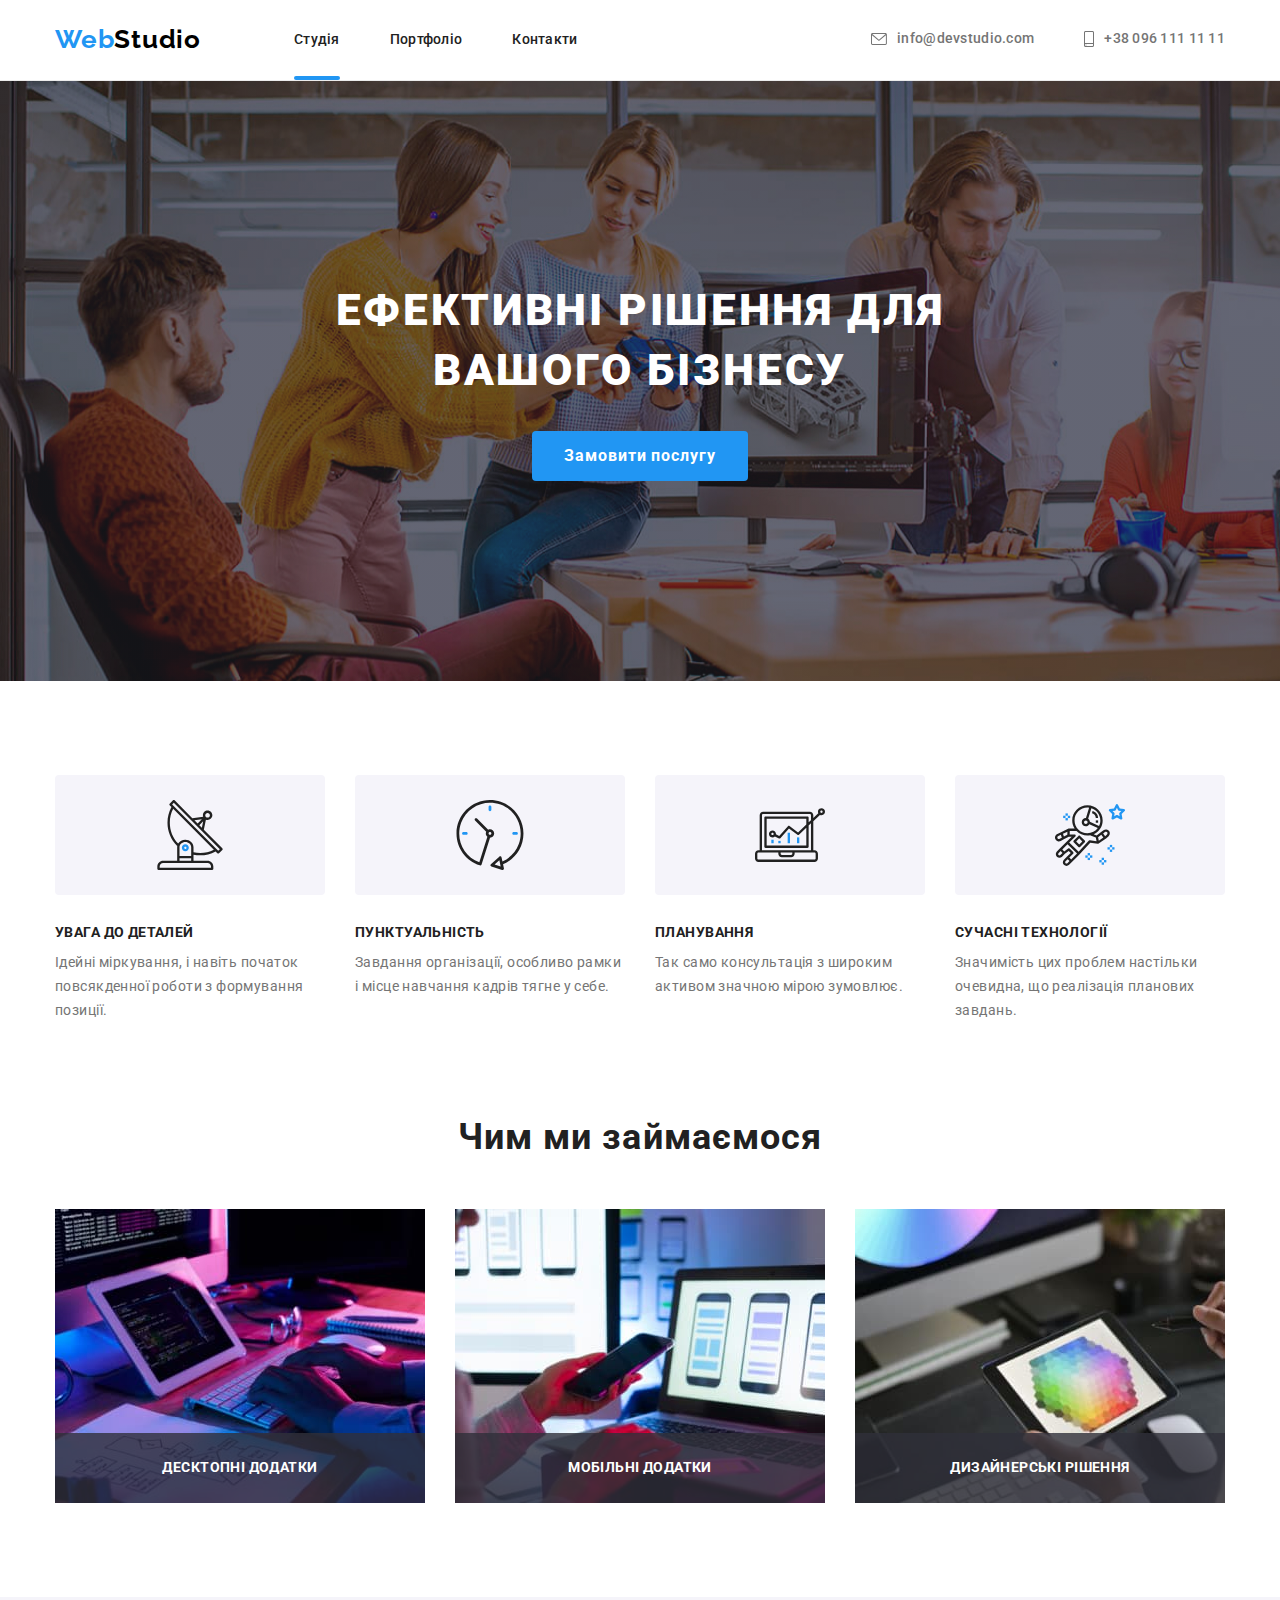
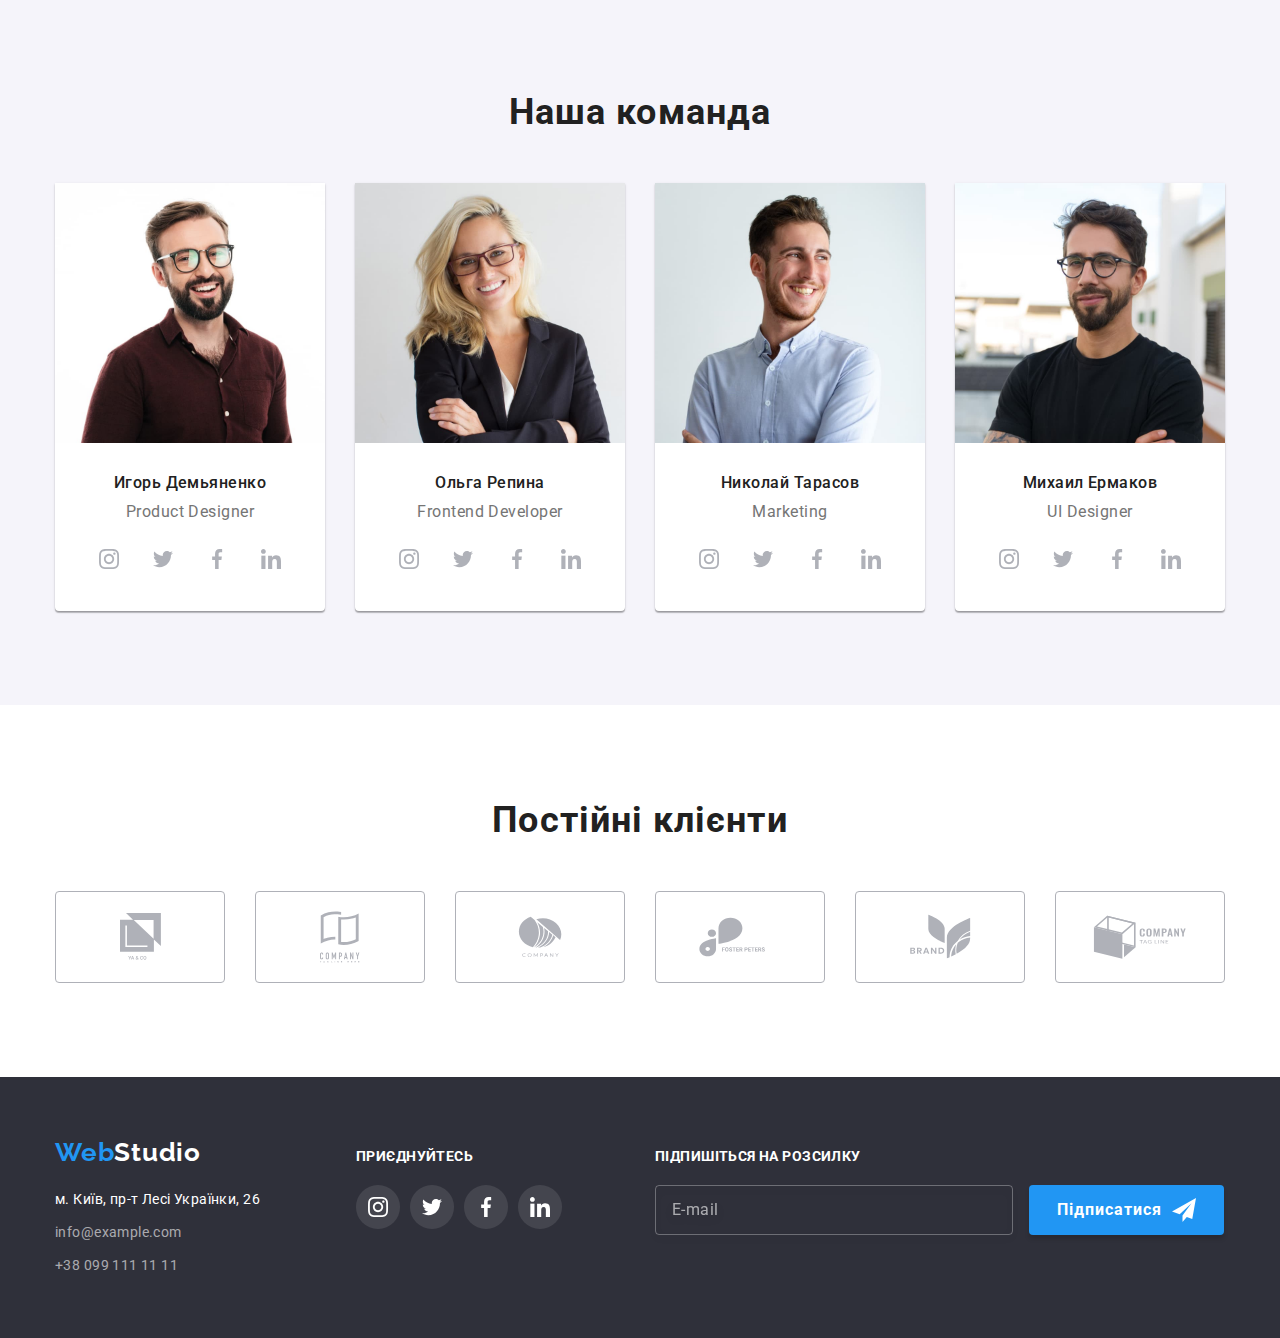
<file: index.html>
<!DOCTYPE html>
<html lang="ru">
<head>
    <meta charset="UTF-8">
    <meta http-equiv="X-UA-Compatible" content="IE=edge">
    <meta name="viewport" content="width=device-width, initial-scale=1.0">
    <title>Web Studio</title>
    <link rel="preconnect" href="https://fonts.googleapis.com">
    <link rel="preconnect" href="https://fonts.gstatic.com" crossorigin>
    <link href="https://fonts.googleapis.com/css2?family=Raleway:wght@700&family=Roboto:wght@400;500;700;900&display=swap"
        rel="stylesheet">
        <link rel="stylesheet" href="https://cdn.jsdelivr.net/npm/modern-normalize@1.1.0/modern-normalize.min.css">
        <link rel="stylesheet" href="./css/styles.css">
</head>
<body>
    <!-- HEADER -->
    <header class="page-header">
        <div class="container page-header-container">
        <nav class="page-nav">
            <a class="logo-header link" href="" lang="en"><span class="logo-word">Web</span>Studio</a>
            <div class="page-nav-container">
                <ul class="menu list">
                    <li class="menu-item">
                        <a class="menu-link link current" href="">Студія</a>
                    </li>
                    <li class="menu-item">
                        <a class="menu-link link" href="./portfolio.html">Портфоліо</a>
                    </li>
                    <li class="menu-item">
                        <a class="menu-link link" href="">Контакти</a>
                    </li>
                </ul>
            </div>
        </nav>
        <ul class="list list-contact">
            <li>
                <a class="contact-mail-header link" href="mailto:info@devstudio.com">
                    <svg class="list-contact-icon" width="16" height="12">
                        <use href="./img/sprite.svg#icon-envelope"></use>
                    </svg> info@devstudio.com</a>
            </li>
            <li>
                <a class="contact-tel-header link" href="tel:+380961111111">
                    <svg class="list-contact-icon" width="10" height="16">
                        <use href="./img/sprite.svg#icon-smartphone"></use>
                    </svg> +38 096 111 11 11</a>
            </li>
        </ul>
        </div>
    </header>
    <main>
        <!-- HERO -->
        <section class="hero section">
            <div class="container hero-container">
                <h1 class="main-title">Ефективні рішення для вашого бізнесу</h1>
                <button class="main-btn" type="button" data-modal-open>Замовити послугу</button>
            </div>
            
        </section>
        <!-- ABOUT -->
        <section class="about section-about">
            <div class="container">
                <h2 class="secondary-title visually-hidden">Наші переваги</h2>
                <ul class="list about-list">
                    <li>
                        <div class="about-list-item">
                        <svg class="about-list-icon" width="70" height="70">
                            <use href="./img/sprite.svg#icon-antenna"></use>
                        </svg>
                        </div>
                            <h3 class="about-title">Увага до деталей</h3>
                            <p class="description">Ідейні міркування, і навіть початок повсякденної роботи з формування позиції.</p>
                    </li>
                    <li>
                        <div class="about-list-item">
                            <svg width="70" height="70">
                                <use href="./img/sprite.svg#icon-clock"></use>
                            </svg>
                        </div>
                        <h3 class="about-title">Пунктуальність</h3>
                        <p class="description">Завдання організації, особливо рамки і місце навчання кадрів тягне у себе.</p>
                    </li>
                    <li>
                        <div class="about-list-item">
                            <svg width="70" height="70">
                                <use href="./img/sprite.svg#icon-diagram"></use>
                            </svg>
                        </div>
                        <h3 class="about-title">Планування</h3>
                        <p class="description">Так само консультація з широким активом значною мірою зумовлює.</p>
                    </li>
                    <li>
                        <div class="about-list-item">
                            <svg width="70" height="70">
                                <use href="./img/sprite.svg#icon-astronaut"></use>
                            </svg>
                        </div>
                        <h3 class="about-title">Сучасні технології</h3>
                        <p class="description">Значимість цих проблем настільки очевидна, що реалізація планових завдань.</p>
                    </li>
                </ul>
            </div>
            
        </section>
        <!-- GALLERY -->
        <section class="gallery section-gallery">
            <div class="container">
                <h2 class="secondary-title">Чим ми займаємося</h2>
                <ul class="list gallery-list">
                    <li>
                        <div class="gallery-list-overlay">
                            <img src="./img/what_we_do/codding.jpg" alt="кто-то создает сайт используя компьютер" width="370" height="294">
                            <p class="gallery-overlay">Десктопні додатки</p>
                        </div>
                    </li>
                    <li>
                        <div class="gallery-list-overlay">
                            <img src="./img/what_we_do/app.jpg" alt="кто-то держит телефон и ноутбук" width="370" height="294">
                            <p class="gallery-overlay">Мобільні додатки</p>
                        </div>
                    </li>
                    <li>
                        <div class="gallery-list-overlay">
                            <img src="./img/what_we_do/design.jpg" alt="кто-то держит планшет с цветной палитрой" width="370" height="294">
                            <p class="gallery-overlay">Дизайнерські рішення</p>
                        </div>
                    </li>
                </ul>
            </div>
            
        </section>
        <!-- TEAM -->
        <section class="team section">
            <div class="container">
                <h2 class="secondary-title">Наша команда</h2>
                <ul class="list team-list">
                    <li class="employee-card">
                        <img class="employee-photo"
                        src="./img/our_team/igor_demyanenko.jpg" 
                        alt="Мужчина в очках и бородой в красной рубашке" 
                        width="270"
                        height="260">
                        <div class="employee-retreat">
                            <h3 class="employee">Игорь Демьяненко</h3>
                            <p class="work-position" lang="en">Product Designer</p>
                            <ul class="list social-list">
                                <li class="social-list-item">
                                    <a class="social-list-link" href="">
                                        <svg class="social-list-icon" widht="20" height="20">
                                            <use href="./img/sprite.svg#instagram"></use>
                                        </svg>
                                    </a>
                                </li>
                                <li class="social-list-item">
                                    <a class="social-list-link" href="">
                                        <svg class="social-list-icon" widht="20" height="20">
                                            <use href="./img/sprite.svg#twitter"></use>
                                        </svg>
                                    </a>
                                </li>
                                <li class="social-list-item">
                                    <a class="social-list-link " href="">
                                        <svg class="social-list-icon" widht="20" height="20">
                                            <use href="./img/sprite.svg#facebook"></use>
                                        </svg>
                                    </a>
                                </li>
                                <li class="social-list-item">
                                    <a class="social-list-link" href="">
                                        <svg class="social-list-icon" widht="20" height="20">
                                            <use href="./img/sprite.svg#linkedin"></use>
                                        </svg>
                                    </a>
                                </li>
                            </ul>
                        </div>
                    </li>
                    <li class="employee-card">
                        <img class="employee-photo" 
                        src="./img/our_team/olga_repina.jpg" 
                        alt="Светловолосая девушка в очках и костюме" 
                        width="270"
                        height="260">
                        <div class="employee-retreat">
                            <h3 class="employee">Ольга Репина</h3>
                            <p class="work-position" lang="en">Frontend Developer</p>
                            <ul class="list social-list">
                                <li class="social-list-item">
                                    <a class="social-list-link" href="">
                                        <svg class="social-list-icon" widht="20" height="20">
                                            <use href="./img/sprite.svg#instagram"></use>
                                        </svg>
                                    </a>
                                </li>
                                <li class="social-list-item">
                                    <a class="social-list-link" href="">
                                        <svg class="social-list-icon" widht="20" height="20">
                                            <use href="./img/sprite.svg#twitter"></use>
                                        </svg>
                                    </a>
                                </li>
                                <li class="social-list-item">
                                    <a class="social-list-link " href="">
                                        <svg class="social-list-icon" widht="20" height="20">
                                            <use href="./img/sprite.svg#facebook"></use>
                                        </svg>
                                    </a>
                                </li>
                                <li class="social-list-item">
                                    <a class="social-list-link" href="">
                                        <svg class="social-list-icon" widht="20" height="20">
                                            <use href="./img/sprite.svg#linkedin"></use>
                                        </svg>
                                    </a>
                                </li>
                            </ul>
                        </div>
                    </li>
                    <li class="employee-card">
                        <img class="employee-photo" 
                        src="./img/our_team/nikolai_tarasov.jpg" 
                        alt="Мужчина с бородой в светлой рубашке" 
                        width="270"
                        height="260">
                        <div class="employee-retreat">
                            <h3 class="employee">Николай Тарасов</h3>
                            <p class="work-position" lang="en">Marketing</p>
                            <ul class="list social-list">
                                <li class="social-list-item">
                                    <a class="social-list-link" href="">
                                        <svg class="social-list-icon" widht="20" height="20">
                                            <use href="./img/sprite.svg#instagram"></use>
                                        </svg>
                                    </a>
                                </li>
                                <li class="social-list-item">
                                    <a class="social-list-link" href="">
                                        <svg class="social-list-icon" widht="20" height="20">
                                            <use href="./img/sprite.svg#twitter"></use>
                                        </svg>
                                    </a>
                                </li>
                                <li class="social-list-item">
                                    <a class="social-list-link " href="">
                                        <svg class="social-list-icon" widht="20" height="20">
                                            <use href="./img/sprite.svg#facebook"></use>
                                        </svg>
                                    </a>
                                </li>
                                <li class="social-list-item">
                                    <a class="social-list-link" href="">
                                        <svg class="social-list-icon" widht="20" height="20">
                                            <use href="./img/sprite.svg#linkedin"></use>
                                        </svg>
                                    </a>
                                </li>
                            </ul>
                        </div>
                    </li>
                    <li class="employee-card">
                        <img class="employee-photo" 
                        src="./img/our_team/mikhail_ermakov.jpg" 
                        alt="Мужчина в очках и бородой в черной футболке" 
                        width="270"
                        height="260">
                        <div class="employee-retreat">
                            <h3 class="employee">Михаил Ермаков</h3>
                            <p class="work-position" lang="en">UI Designer</p>
                            <ul class="list social-list">
                                <li class="social-list-item">
                                    <a class="social-list-link" href="">
                                        <svg class="social-list-icon" widht="20" height="20">
                                            <use href="./img/sprite.svg#instagram"></use>
                                        </svg>
                                    </a>
                                </li>
                                <li class="social-list-item">
                                    <a class="social-list-link" href="">
                                        <svg class="social-list-icon" widht="20" height="20">
                                            <use href="./img/sprite.svg#twitter"></use>
                                        </svg>
                                    </a>
                                </li>
                                <li class="social-list-item">
                                    <a class="social-list-link " href="">
                                        <svg class="social-list-icon" widht="20" height="20">
                                            <use href="./img/sprite.svg#facebook"></use>
                                        </svg>
                                    </a>
                                </li>
                                <li class="social-list-item">
                                    <a class="social-list-link" href="">
                                        <svg class="social-list-icon" widht="20" height="20">
                                            <use href="./img/sprite.svg#linkedin"></use>
                                        </svg>
                                    </a>
                                </li>
                            </ul>
                        </div>
                    </li>
                </ul>
            </div>
        </section>
        <section class="section">
            <div class="container">
                <h2 class="secondary-title">Постійні клієнти</h2>
                <ul class="clients-list list">
                    <li class="clients-list-item">
                        <a class="clients-list-link" href="">
                            <svg class="clients-list-icon" width="41" height="47">
                                <use href="./img/sprite.svg#icon-client-1"></use>
                            </svg>
                        </a>
                    </li>
                    <li class="clients-list-item">
                        <a class="clients-list-link" href="">
                            <svg class="clients-list-icon" width="40" height="52">
                                <use href="./img/sprite.svg#icon-client-2"></use>
                            </svg>
                        </a>
                    </li>
                    <li class="clients-list-item">
                        <a class="clients-list-link" href="">
                            <svg class="clients-list-icon" width="44" height="41">
                                <use href="./img/sprite.svg#icon-client-3"></use>
                            </svg>
                        </a>
                    </li>
                    <li class="clients-list-item">
                        <a class="clients-list-link" href="">
                            <svg class="clients-list-icon" width="84" height="40">
                                <use href="./img/sprite.svg#icon-client-4"></use>
                            </svg>
                        </a>
                    </li>
                    <li class="clients-list-item">
                        <a class="clients-list-link" href="">
                            <svg class="clients-list-icon" width="63" height="45">
                                <use href="./img/sprite.svg#icon-client-5"></use>
                            </svg>
                        </a>
                    </li>
                    <li class="clients-list-item">
                        <a class="clients-list-link" href="">
                            <svg class="clients-list-icon" width="94" height="44">
                                <use href="./img/sprite.svg#icon-client-6"></use>
                            </svg>
                        </a>
                    </li>
                </ul>
            </div>
        </section>
    </main>
    <!-- FOOTER -->
    <footer class="footer page-footer">
        <div class="container footer-nav">
            <div class="footer-nav-container">
                <a class="logo-footer link" href=""><span class="logo-word">Web</span>Studio</a>
                <address class="adress-footer">
                    <ul class="list adress-list">
                        <li class="adress-item">
                            <a class="link contact-adress-footer" href="https://goo.gl/maps/jpYYue2F7rfBRYQ29" target="_blank"
                            rel="noopener noreferrer">м. Київ, пр-т Лесі Українки, 26</a>
                        </li>
                        <li class="adress-item">
                            <a class="link contact-mail-footer" href="mailto:info@example.com">info@example.com</a>
                        </li>
                        <li class="adress-item">
                            <a class="link contact-tel-footer" href="tel:+380991111111">+38 099 111 11 11</a>
                        </li>
                    </ul>
                </address>
            </div>
            <div class="footer-social-links">
                <p class="footer-text">приєднуйтесь</p>
                <ul class="list social-list">
                    <li class="social-list-item">
                        <a class="footer-social-list-link" href="">
                            <svg class="footer-social-list-icon" widht="20" height="20">
                                <use href="./img/sprite.svg#instagram"></use>
                            </svg>
                        </a>
                    </li>
                    <li class="social-list-item">
                        <a class="footer-social-list-link" href="">
                            <svg class="footer-social-list-icon" widht="20" height="20">
                                <use href="./img/sprite.svg#twitter"></use>
                            </svg>
                        </a>
                    </li>
                    <li class="social-list-item">
                        <a class="footer-social-list-link " href="">
                            <svg class="footer-social-list-icon" widht="20" height="20">
                                <use href="./img/sprite.svg#facebook"></use>
                            </svg>
                        </a>
                    </li>
                    <li class="social-list-item">
                        <a class="footer-social-list-link" href="">
                            <svg class="footer-social-list-icon" widht="20" height="20">
                                <use href="./img/sprite.svg#linkedin"></use>
                            </svg>
                        </a>
                    </li>
                </ul>
            </div>
            <div class="footer-sub">
                <form class="footer-sub-form">
                    <p class="footer-sub-text">Підпишіться на розсилку</p>
                    <label class="footer-sub-field">
                        <input type="email" name="sub_mail" class="footer-sub-input" placeholder="E-mail" pattern="/^([a-z0-9_\.-]+)@([\da-z\.-]+)\.([a-z\.]{2,6})$/">
                    </label>
                    <button type="submit" class="footer-sub-btn"> <span class="footer-sub-place">Підписатися
                    <svg class="footer-sub-btn-icon" width="24" height="24">
                        <use href="./img/sprite.svg#icon-send"></use>
                    </svg></span> 
                    </button>
                </form>
            </div>
        </div>
    </footer>

    <div class="backdrop is-hidden" data-modal>
        <div class="modal">
            <button type="button" class="modal-button-close" data-modal-close>
                <svg class="modal-button-close-icon" width="18" height="18">
                    <use href="./img/sprite.svg#icon-close"></use>
                </svg>
            </button>
            <form class="modal-form">
                <p class="modal-form-text">Залиште свої дані, ми вам передзвонимо</p>
                <label class="modal-form-field">
                    <span class="modal-form-input-desc">Ім'я</span>
                    <span class="modal-form-input-wrapper">
                        <input type="text" name="user_name" class="modal-form-input" required pattern="[a-zA-Zа-яА-Я]+" minlength="2">
                        <svg class="modal-form-input-icon" width="18" height="18">
                            <use href="./img/sprite.svg#icon-person"></use>
                        </svg>
                    </span>
                </label>
                <label class="modal-form-field">
                    <span class="modal-form-input-desc">Телефон</span>
                    <span class="modal-form-input-wrapper">
                        <input type="tel" name="user_phone" class="modal-form-input" required pattern="[\+]\d{3}\s[\(]\d{2}[\)]\s\d{3}[\-]\d{2}[\-]\d{2}">
                        <svg class="modal-form-input-icon" width="18" height="18">
                            <use href="./img/sprite.svg#icon-phone"></use>
                        </svg>
                    </span>
                </label>
                <label class="modal-form-field">
                    <span class="modal-form-input-desc">Пошта</span>
                    <span class="modal-form-input-wrapper">
                        <input type="email" name="user_mail" class="modal-form-input" required pattern="/^([a-z0-9_\.-]+)@([\da-z\.-]+)\.([a-z\.]{2,6})$/">
                        <svg class="modal-form-input-icon" width="18" height="18">
                            <use href="./img/sprite.svg#icon-email"></use>
                        </svg>
                    </span>
                </label>
                <label class="modal-form-field">
                    <span class="modal-form-input-desc">Коментар</span>
                    <textarea name="user_massage" class="modal-form-massage" placeholder="Введіть текст"></textarea>
                </label>
                <input type="checkbox" id="user-policy" name="user_policy" class="modal-form-check visually-hidden">
                <label for="user-policy" class="modal-form-check-desc">Погоджуюся з розсилкою та приймаю&nbsp;<a href="" class="modal-form-check-desc-link">&nbsp;Умови договору</a>
                </label>
                <button type="submit" class="modal-form-button-submit">Відправити</button>
            </form>
        </div>
    </div>
    <script src="./js/modal.js"></script>
</body>
</html>
</file>
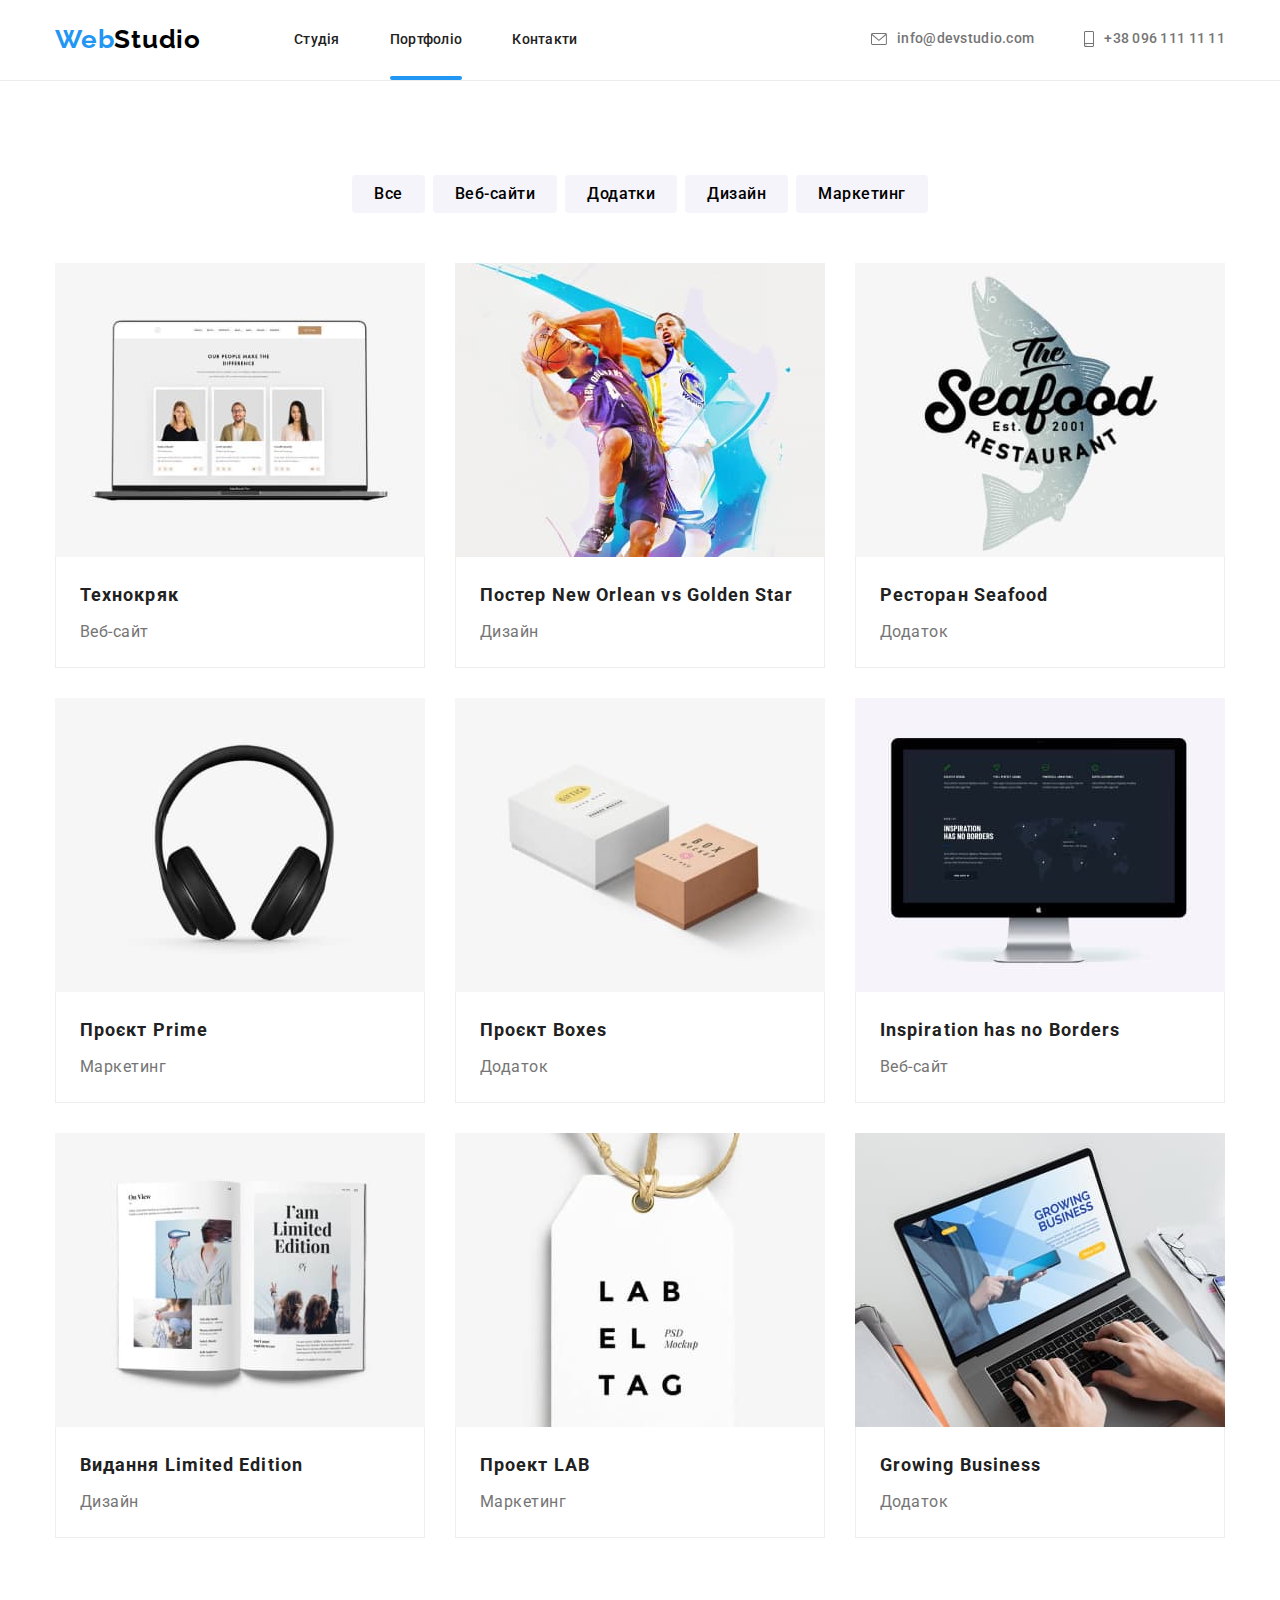
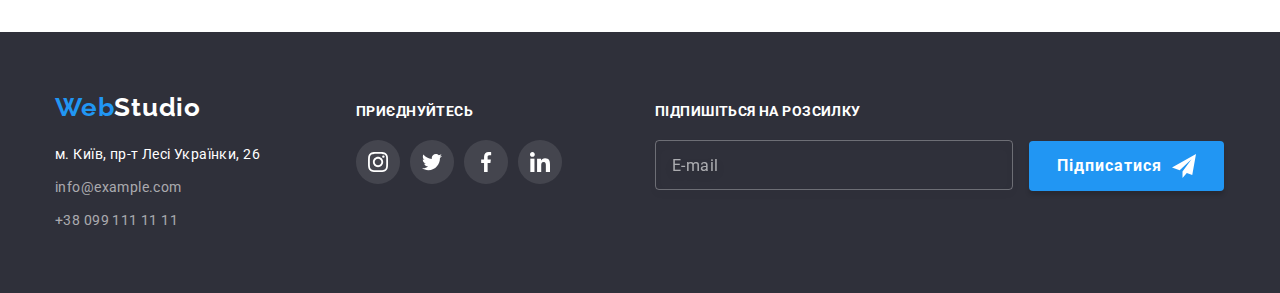
<file: portfolio.html>
<!DOCTYPE html>
<html lang="ru">
<head>
    <meta charset="UTF-8">
    <meta http-equiv="X-UA-Compatible" content="IE=edge">
    <meta name="viewport" content="width=device-width, initial-scale=1.0">
    <title>Портфолио</title>
    <link rel="preconnect" href="https://fonts.googleapis.com">
    <link rel="preconnect" href="https://fonts.gstatic.com" crossorigin>
    <link href="https://fonts.googleapis.com/css2?family=Raleway:wght@700&family=Roboto:wght@400;500;700;900&display=swap"
        rel="stylesheet">
        <link rel="stylesheet" href="https://cdn.jsdelivr.net/npm/modern-normalize@1.1.0/modern-normalize.min.css">
    <link rel="stylesheet" href="./css/styles.css">
</head>
<body>
    <header class="page-header">
        <div class="container page-header-container">
            <nav class="page-nav">
                <a class="logo-header link" href="" lang="en"><span class="logo-word">Web</span>Studio</a>
                <ul class="menu list">
                    <li class="menu-item">
                        <a class="menu-link link" href="./index.html">Студія</a>
                    </li>
                    <li class="menu-item">
                        <a class="menu-link link current" href="./portfolio.html">Портфоліо</a>
                    </li>
                    <li class="menu-item">
                        <a class="menu-link link" href="">Контакти</a>
                    </li>
                </ul>
            </nav>
            <ul class="list list-contact">
                <li>
                    <a class="contact-mail-header link" href="mailto:info@devstudio.com">
                        <svg class="list-contact-icon" width="16" height="12">
                            <use href="./img/sprite.svg#icon-envelope"></use>
                        </svg> info@devstudio.com</a>
                </li>
                <li>
                    <a class="contact-tel-header link" href="tel:+380961111111">
                        <svg class="list-contact-icon" width="10" height="16">
                            <use href="./img/sprite.svg#icon-smartphone"></use>
                        </svg> +38 096 111 11 11</a>
                </li>
            </ul>
        </div>
    </header>
    <main>
        <section class="section">
            <h1 class="visually-hidden">Портфоліо</h1>
            <div class="container">
                <ul class="list portfolio-btn-list">
                    <li>
                        <button class="btn-portfolio" type="button">Все</button>
                    </li>
                    <li>
                        <button class="btn-portfolio" type="button">Веб-сайти</button>
                    </li>
                    <li>
                        <button class="btn-portfolio" type="button">Додатки</button>
                    </li>
                    <li>
                        <button class="btn-portfolio" type="button">Дизайн</button>
                    </li>
                    <li>
                        <button class="btn-portfolio" type="button">Маркетинг</button>
                    </li>
                </ul>
            </div>
            <div class="container">
                <ul class="list projects-list">
                    <li class="projects-card">
                        <div class="project-card-overlay">
                            <a class="link" href=""><img class="project-photo" src="./img/portfolio/laptop-web-site.jpg"
                                alt="открытый ноутбук с веб-сайтом" width="370" height="294">
                            <p class="project-overlay">Ресурс пропонує комплексні пропозиції з різним рівнем функціоналу та сервісів. Все це
                                дозволить відвідувачу отримати вичерпні відомості про компанію чи приватну особу.</p>
                        </div>
                            <div class="project-card-wrapper">
                                <h2 class="portfolio-name-project">Технокряк</h2>
                                <p class="type-of-project">Веб-сайт</p>
                            </div>
                        </a>
                    </li>
                    <li class="projects-card">
                        <div class="project-card-overlay">
                            <a class="link" href=""><img class="project-photo" 
                            src="./img/portfolio/basketball-poster.jpg"
                            alt="баскетболист выбивает баскетбольный мяч у другого баскетболиста" 
                            width="370" 
                            height="294">
                            <p class="project-overlay">
                                Ресурс пропонує комплексні пропозиції з різним рівнем функціоналу та сервісів. Все це дозволить відвідувачу отримати вичерпні відомості про компанію чи приватну особу.
                            </p>
                        </div>
                            <div class="project-card-wrapper">
                                <h2 class="portfolio-name-project">Постер New Orlean vs Golden Star</h2>
                                <p class="type-of-project">Дизайн</p>
                            </div>
                        </a>
                    </li>
                    <li class="projects-card">
                        <div class="project-card-overlay">
                            <a class="link" href=""><img class="project-photo" 
                            src="./img/portfolio/restaurant-seafood.jpg"
                            alt="логотип рыбы и надпись The Seafood Restaurant" 
                            width="370" 
                            height="294">
                            <p class="project-overlay">
                                Ресурс пропонує комплексні пропозиції з різним рівнем функціоналу та сервісів. Все це дозволить відвідувачу отримати вичерпні відомості про компанію чи приватну особу.
                            </p>
                        </div>
                            <div class="project-card-wrapper">
                                <h2 class="portfolio-name-project">Ресторан Seafood</h2>
                                <p class="type-of-project">Додаток</p>
                            </div>
                        </a>
                    </li>
                    <li class="projects-card">
                        <div class="project-card-overlay">
                            <a class="link" href=""><img class="project-photo" 
                            src="./img/portfolio/headphone.jpg" 
                            alt="навушники" 
                            width="370" 
                            height="294">
                            <p class="project-overlay">
                                Ресурс пропонує комплексні пропозиції з різним рівнем функціоналу та сервісів. Все це дозволить відвідувачу отримати вичерпні відомості про компанію чи приватну особу.
                            </p>
                        </div>
                            <div class="project-card-wrapper">
                                <h2 class="portfolio-name-project">Проєкт Prime</h2>
                                <p class="type-of-project">Маркетинг</p>
                            </div>
                        </a>
                    </li>
                    <li class="projects-card">
                        <div class="project-card-overlay">
                            <a class="link" href=""><img class="project-photo" 
                            src="./img/portfolio/boxes.jpg" 
                            alt="две коробки" 
                            width="370" 
                            height="294">
                            <p class="project-overlay">
                                Ресурс пропонує комплексні пропозиції з різним рівнем функціоналу та сервісів. Все це дозволить відвідувачу отримати вичерпні відомості про компанію чи приватну особу.
                            </p>
                        </div>
                            <div class="project-card-wrapper">
                                <h2 class="portfolio-name-project">Проєкт Boxes</h2>
                                <p class="type-of-project">Додаток</p>
                            </div>
                        </a>
                    </li>
                    <li class="projects-card">
                        <div class="project-card-overlay">
                            <a class="link" href=""><img class="project-photo" 
                            src="./img/portfolio/monitor.jpg" 
                            alt="монитор с открытым сайтом" 
                            width="370"
                            height="294">
                            <p class="project-overlay">
                                Ресурс пропонує комплексні пропозиції з різним рівнем функціоналу та сервісів. Все це дозволить відвідувачу отримати вичерпні відомості про компанію чи приватну особу.
                            </p>
                        </div>
                            <div class="project-card-wrapper">
                                <h2 class="portfolio-name-project">Inspiration has no Borders</h2>
                                <p class="type-of-project">Веб-сайт</p>
                            </div>
                        </a>
                    </li>
                    <li class="projects-card">
                        <div class="project-card-overlay">
                            <a class="link" href=""><img class="project-photo" 
                            src="./img/portfolio/book.jpg" 
                            alt="открытая книга" 
                            width="370" 
                            height="294">
                            <p class="project-overlay">
                                Ресурс пропонує комплексні пропозиції з різним рівнем функціоналу та сервісів. Все це дозволить відвідувачу отримати вичерпні відомості про компанію чи приватну особу.
                            </p>
                        </div>
                            <div class="project-card-wrapper">
                                <h2 class="portfolio-name-project">Видання Limited Edition</h2>
                                <p class="type-of-project">Дизайн</p>
                            </div>
                        </a>
                    </li>
                    <li class="projects-card">
                        <div class="project-card-overlay">
                            <a class="link" href=""><img class="project-photo" 
                            src="./img/portfolio/project-lab.jpg" 
                            alt="ценник с надписью LAB EL TAG"
                            width="370" 
                            height="294">
                            <p class="project-overlay">
                                Ресурс пропонує комплексні пропозиції з різним рівнем функціоналу та сервісів. Все це дозволить відвідувачу отримати вичерпні відомості про компанію чи приватну особу.
                            </p>
                        </div>
                            <div class="project-card-wrapper">
                                <h2 class="portfolio-name-project">Проект LAB</h2>
                                <p class="type-of-project">Маркетинг</p>
                            </div>
                        </a>
                    </li>
                    <li class="projects-card">
                        <div class="project-card-overlay">
                            <a class="link" href=""><img class="project-photo" 
                            src="./img/portfolio/laptop-growing-business.jpg"
                            alt="открытый ноутбук с сайтом Growing Business" 
                            width="370" 
                            height="294">
                            <p class="project-overlay">
                                Ресурс пропонує комплексні пропозиції з різним рівнем функціоналу та сервісів. Все це дозволить відвідувачу отримати вичерпні відомості про компанію чи приватну особу.
                            </p>
                        </div>
                            <div class="project-card-wrapper">
                                <h2 class="portfolio-name-project">Growing Business</h2>
                                <p class="type-of-project">Додаток</p>
                            </div>
                        </a>
                    </li>
                </ul>
            </div>
        </section>
    </main>
    <footer class="footer page-footer">
        <div class="container footer-nav">
            <div class="footer-nav-container">
                <a class="logo-footer link" href=""><span class="logo-word">Web</span>Studio</a>
                <address class="adress-footer">
                    <ul class="list adress-list">
                        <li class="adress-item">
                            <a class="link contact-adress-footer" href="https://goo.gl/maps/jpYYue2F7rfBRYQ29" target="_blank"
                                rel="noopener noreferrer">м. Київ, пр-т Лесі Українки, 26</a>
                        </li>
                        <li class="adress-item">
                            <a class="link contact-mail-footer" href="mailto:info@example.com">info@example.com</a>
                        </li>
                        <li class="adress-item">
                            <a class="link contact-tel-footer" href="tel:+380991111111">+38 099 111 11 11</a>
                        </li>
                    </ul>
                </address>
            </div>
            <div class="footer-social-links">
                <p class="footer-text">приєднуйтесь</p>
                <ul class="list social-list">
                    <li class="social-list-item">
                        <a class="footer-social-list-link" href="">
                            <svg class="footer-social-list-icon" widht="20" height="20">
                                <use href="./img/sprite.svg#instagram"></use>
                            </svg>
                        </a>
                    </li>
                    <li class="social-list-item">
                        <a class="footer-social-list-link" href="">
                            <svg class="footer-social-list-icon" widht="20" height="20">
                                <use href="./img/sprite.svg#twitter"></use>
                            </svg>
                        </a>
                    </li>
                    <li class="social-list-item">
                        <a class="footer-social-list-link " href="">
                            <svg class="footer-social-list-icon" widht="20" height="20">
                                <use href="./img/sprite.svg#facebook"></use>
                            </svg>
                        </a>
                    </li>
                    <li class="social-list-item">
                        <a class="footer-social-list-link" href="">
                            <svg class="footer-social-list-icon" widht="20" height="20">
                                <use href="./img/sprite.svg#linkedin"></use>
                            </svg>
                        </a>
                    </li>
                </ul>
            </div>
            <div class="footer-sub">
                <form class="footer-sub-form">
                    <p class="footer-sub-text">Підпишіться на розсилку</p>
                    <label class="footer-sub-field">
                        <input type="email" name="sub_mail" class="footer-sub-input" placeholder="E-mail">
                    </label>
                    <button type="submit" class="footer-sub-btn"> <span class="footer-sub-place">Підписатися
                            <svg class="footer-sub-btn-icon" width="24" height="24">
                                <use href="./img/sprite.svg#icon-send"></use>
                            </svg></span>
                    </button>
                </form>
            </div>
        </div>
    </footer>
</body>
</html>
</file>
<file: css/styles.css>
:root {
    --primary-font:'Roboto', sans-serif;
    --secondary-font:'Raleway', sans-serif;
    --dark-background-color: #2F303A;
    --black-logo-color: #000000;
    --white-logo-color: #FFFFFF;
    --primary-text-color: #212121;
    --transition-dur-and-func: 250ms cubic-bezier(0.4, 0, 0.2, 1);
}

h1,
h2,
h3,
h4,
p {
margin-top: 0;
margin-bottom: 0;
}

ul {
    margin-top: 0;
    margin-bottom: 0;
    padding-left: 0;
}

img {
    display: block;
}

button {
    cursor: pointer;
}

body {
    font-family: var(--primary-font)
}

.list {
    list-style: none;
}

.link {
    text-decoration: none;
}

.section {
    padding-top: 94px;
    padding-bottom: 94px;
}

.container {
    width: 1200px;
    margin-left: auto;
    margin-right: auto;
    padding-left: 15px;
    padding-right: 15px;
}

.page-header {
    padding-top: 24px;
    padding-bottom: 25px;
    border-bottom: 1px solid #ECECEC;
}

.page-header-container {
    display: flex;
    align-items: center;
    justify-content: space-between;
}


.page-nav{
    display: flex;
    align-items: center;
}

.logo-header {
    font-family: var(--secondary-font);
    font-weight: 700;
    font-size: 26px;
    line-height: 1.19;
    letter-spacing: 0.03em;
    color: var(--black-logo-color);
    margin-right: 93px;
}

.logo-word {
    color: #2196F3;
}

.menu {
    display: flex;
    justify-content: center;
}


.menu-item:not(:last-child) {
    margin-right: 50px;
}

.menu-link {
    padding-top: 32px;
    padding-bottom: 32px;
    position: relative;
    font-weight: 500;
    font-size: 14px;
    line-height: 1.14;
    letter-spacing: 0.02em;
    color: var(--primary-text-color);
    transition: color var(--transition-dur-and-func);
}

.menu-link:focus,
.menu-link:hover {
    color: #2196F3;
}

.current::after {
    position: absolute;
    content: "" ;
    left: 0;
    bottom: 0;
    width: 100%;
    height: 4px;
    border-radius: 2px;
    margin-bottom: -1px;
    background-color: #2196F3
}


.list-contact {
    display: flex;
}

.list-contact-icon {
    margin-right: 10px;
}

.contact-mail-header {
    display: flex;
    justify-content: center;
    font-weight: 500;
    font-size: 14px;
    line-height: 1.14;
    letter-spacing: 0.02em;
    color: #757575;
    margin-left: auto;
    margin-right: 50px;
    transition: color var(--transition-dur-and-func);
}


.contact-mail-header:hover,
.contact-mail-header:focus {
    color: #2196F3;
}

.list-contact-icon {
    margin-right: 10px;
    align-self: center;
    fill: currentColor;
}

.contact-tel-header {
    display: flex;
    justify-content: center;
    font-weight: 500;
    font-size: 14px;
    line-height: 1.14;
    letter-spacing: 0.02em;
    color: #757575;
    transition: color var(--transition-dur-and-func);
}

.contact-tel-header:hover,
.contact-tel-header:focus {
    color: #2196F3;
}

.hero {
    background-color: #C4C4C4;
    padding-top: 200px;
    padding-bottom: 200px;
    background-image: linear-gradient(rgba(47, 48, 58, 0.4), rgba(47, 48, 58, 0.4)),
    url(../img/bg/bg-img.jpg);
    background-size: cover;

}

.hero-container {
    display: flex;
    flex-direction: column;
    align-items: center; 
}


.main-title {
    font-weight: 900;
    font-size: 44px;
    line-height: 1.36;
    text-align: center;
    letter-spacing: 0.06em;
    text-transform: uppercase;
    color: #FFFFFF;
    width: 696px;
    margin-bottom: 30px;
}

.main-btn {
    font-family:var(--primary-font);
    font-weight: 700;
    font-size: 16px;
    line-height: 1.88;
    text-align: center;
    letter-spacing: 0.06em;
    color: #FFFFFF;
    background-color:#2196F3;
    padding: 10px 32px;
    border-radius: 4px;
    border: none;
    transition: background-color var(--transition-dur-and-func), 
        box-shadow var(--transition-dur-and-func), 
        border-radius var(--transition-dur-and-func);
}

.main-btn:hover,
.main-btn:focus {
    background-color: #188CE8;
    box-shadow: 0px 4px 4px rgba(0, 0, 0, 0.15);
    border-radius: 4px;
}

.visually-hidden {
    position: absolute;
    width: 1px;
    height: 1px;
    margin: -1px;
    border: 0;
    padding: 0;
    white-space: nowrap;
    clip-path: inset(100%);
    clip: rect(0 0 0 0);
    overflow: hidden;
}

.section-about {
    padding-top: 94px;
    padding-bottom: 47px;
}

.about-list {
    display: flex;
    justify-content: space-between;
}

.about-list-item {
    display: flex;
    justify-content: center;
    align-items: center;
    width: 270px;
    height: 120px;
    background-color: #F5F4FA;
    border-radius: 4px;
    margin-bottom: 30px;
}

.secondary-title {
    font-weight: 700;
    font-size: 36px;
    line-height: 1.17;
    text-align: center;
    letter-spacing: 0.03em;
    color: var(--primary-text-color);
    margin-bottom: 50px;
}

.about-title {
    font-weight: 700;
    font-size: 14px;
    line-height: 1.14;
    letter-spacing: 0.03em;
    text-transform: uppercase;
    color: var(--primary-text-color);
    margin-bottom: 10px;
}

.description {
    font-weight: 400;
    font-size: 14px;
    line-height: 1.71;    
    letter-spacing: 0.03em;
    color: #757575;
    width: 270px;
}

.section-gallery {
    padding-top: 47px;
    padding-bottom: 94px;
}

.gallery-list {
    display: flex;
    justify-content: space-between;
    flex-wrap: wrap;
}

.gallery-list-overlay {
    position: relative;
}


.gallery-overlay {
    position: absolute;
    bottom: 0;
    left: 0;
    width: 100%;
    overflow: auto;
    font-weight: 700;
    font-size: 14px;
    line-height: 1.14;
    text-align: center;
    letter-spacing: 0.03em;
    text-transform: uppercase;
    color: #FFFFFF;
    padding-top: 27px;
    padding-bottom: 27px;
    background-color: rgba(47, 48, 58, 0.8);
}

.team {
    background-color: #F5F4FA;
}

.team-list {
    display: flex;
    flex-wrap: wrap;
    gap: 30px;
}

.employee-card {
    flex-basis: calc((100% * 90px) / 4);
    background-color: #FFFFFF;
    box-shadow: 0px 1px 3px rgba(0, 0, 0, 0.12), 
    0px 1px 1px rgba(0, 0, 0, 0.14),
    0px 2px 1px rgba(0, 0, 0, 0.2);
    border-radius: 0px 0px 4px 4px;
}

.employee-retreat {
    padding-top: 30px;
    padding-bottom: 30px;
}

.employee {
    font-weight: 500;
    font-size: 16px;
    line-height: 1.19;
    text-align: center;
    letter-spacing: 0.03em;
    color: var(--primary-text-color);
    margin-bottom: 10px;
}

.work-position {
    font-weight: 400;
    font-size: 16px;
    line-height: 1.19;
    text-align: center;
    letter-spacing: 0.03em;
    color: #757575;
    margin-bottom: 16px;
}

.social-list {
    display: flex;
    justify-content: center;
    gap: 10px;
}

.social-list-link {
    display: flex;
    justify-content: center;
    align-items: center;
    width: 44px;
    height: 44px;
    border-radius: 50%;
    transition: background-color var(--transition-dur-and-func);
}


.social-list-link:hover,
.social-list-link:focus {
    background-color: #2196F3;
}

.social-list-icon {
    fill: #AFB1B8;
    transition: fill var(--transition-dur-and-func);
}

.social-list-link:hover .social-list-icon,
.social-list-link:focus .social-list-icon {
    fill: #FFFFFF;
}

.clients-list{
    display: flex;
    justify-content: center;
    align-items: center;
    gap: 30px;
    flex-wrap: wrap;
}

.clients-list-link {
    display: flex;
    justify-content: center;
    align-items: center;
    width: 170px;
    height: 92px;
    border: 1px solid #AFB1B8;
    border-radius: 4px;
    transition: border var(--transition-dur-and-func);
}

.clients-list-icon {
    fill: #AFB1B8;
    transition: fill var(--transition-dur-and-func);
}

.clients-list-link:hover,
.clients-list-link:focus {
    border: 1px solid #2196F3;
}

.clients-list-link:hover .clients-list-icon,
.clients-list-link:focus .clients-list-icon {
    fill: #2196F3;
}

.footer {
    background-color: var(--dark-background-color);
}

.page-footer {
    padding-top: 60px;
    padding-bottom: 60px;
}

.footer-nav {
    display: flex;
    align-items: baseline;
}

.footer-nav-container{
    margin-right: 70px;
}

.logo-footer {
    font-family: var(--secondary-font);
    font-weight: 700;
    font-size: 26px;
    line-height: 1.19;    
    letter-spacing: 0.03em;
    color: var(--white-logo-color);
}

.adress-footer {
    font-style: normal;
    width: 231px;
    margin-top: 20px;
}

.adress-item:not(:last-child) {
    margin-bottom: 9px;
}

.contact-adress-footer {
    font-weight: 400;
    font-size: 14px;
    line-height: 1.71;
    letter-spacing: 0.03em;
    color: #FFFFFF;
    transition: color var(--transition-dur-and-func);
}

.contact-adress-footer:hover,
.contact-adress-footer:focus{
    color: #2196F3
}

.contact-mail-footer {
    font-weight: 400;
    font-size: 14px;
    line-height: 1.71;
    letter-spacing: 0.03em;
    color: rgba(255, 255, 255, 0.6);
    transition: color var(--transition-dur-and-func);
}

.contact-mail-footer:hover,
.contact-mail-footer:focus{
    color: #2196F3
}

.contact-tel-footer {
    font-weight: 400;
    font-size: 14px;
    line-height: 1.71;
    letter-spacing: 0.03em;
    color: rgba(255, 255, 255, 0.6);
    transition: color var(--transition-dur-and-func);
}

.contact-tel-footer:hover,
.contact-tel-footer:focus{
    color: #2196F3
}

.footer-place {
    display: flex;
}

.footer-text {
    font-weight: 700;
    font-size: 14px;
    line-height: 1.14;
    letter-spacing: 0.03em;
    text-transform: uppercase;
    color: #FFFFFF;
    margin-bottom: 20px;
}

.footer-social-list-link {
    display: flex;
    justify-content: center;
    align-items: center;
    width: 44px;
    height: 44px;
    border-radius: 50%;
    background: linear-gradient(rgba(255, 255, 255, 0.1), rgba(255, 255, 255, 0.1));
    transition: background-color var(--transition-dur-and-func);
}

.footer-social-list-link:hover,
.footer-social-list-link:focus {
    background-color: #2196F3;
}

.footer-social-list-icon {
    fill: #FFFFFF;
}

.footer-social-links {
    margin-right: 93px;
}

.footer-sub-text {
    font-weight: 700;
    font-size: 14px;
    line-height: 1.14;
    letter-spacing: 0.03em;
    text-transform: uppercase;
    color: #FFFFFF;
    margin-bottom: 20px;
}

.footer-sub-input {
    width: 358px;
    height: 50px;
    padding-left: 16px;
    border: 1px solid rgba(255, 255, 255, 0.3);
    filter: drop-shadow(0px 4px 4px rgba(0, 0, 0, 0.15));
    border-radius: 4px;
    background-color: transparent;
    outline: none;
    margin-right: 12px;
    caret-color:#FFFFFF;
    font-weight: 400;
    font-size: 16px;
    line-height: 1.25;
    letter-spacing: 0.03em;
    color: #FFFFFF;
}

.footer-sub-input::placeholder {
    font-weight: 400;
    font-size: 16px;
    line-height: 1.25;
    display: flex;
    align-items: center;
    letter-spacing: 0.03em;
    color: rgba(255, 255, 255, 0.6);
}

.footer-sub-place {
    display: flex;
    justify-content: center;
    align-items: center;
}

.footer-sub-btn {
    padding: 10px 28px;
    font-weight: 700;
    font-size: 16px;
    line-height: 1.88;
    text-align: center;
    letter-spacing: 0.06em;
    color: #FFFFFF;
    background-color: #2196F3;
    box-shadow: 0px 4px 4px rgba(0, 0, 0, 0.15);
    border-radius: 4px;
    border: none;
    transition: background-color var(--transition-dur-and-func),
    box-shadow var(--transition-dur-and-func),
    border-radius var(--transition-dur-and-func);
}

.footer-sub-btn:hover,
.footer-sub-btn:focus {
    background-color: #188CE8;
    box-shadow: 0px 4px 4px rgba(0, 0, 0, 0.15);
    border-radius: 4px;
}

.footer-sub-btn-icon {
    fill: #FFFFFF;
    margin-left: 10px;
    width: 24px;
    height: 24px;
}



.portfolio-btn-list {
    display: flex;
    gap: 8px;
    justify-content: center;
    margin-bottom: 50px;
}

.btn-portfolio {
    font-family: var(--primary-font);
    font-weight: 500;
    font-size: 16px;
    line-height: 1.625;
    text-align: center;
    letter-spacing: 0.03em;
    background-color: #F5F4FA;
    border-radius: 4px;
    border: none;
    padding: 6px 22px;
    transition: color var(--transition-dur-and-func), 
    background-color var(--transition-dur-and-func), 
    box-shadow var(--transition-dur-and-func), 
    border-radius var(--transition-dur-and-func);
}

.btn-portfolio:hover,
.btn-portfolio:focus {
    color: #FFFFFF;
    background-color: #2196F3;
    box-shadow: 0px 3px 1px rgba(0, 0, 0, 0.1), 
    0px 1px 2px rgba(0, 0, 0, 0.08), 
    0px 2px 2px rgba(0, 0, 0, 0.12);
    border-radius: 4px;
}

.projects-list {
    display: flex;
    flex-wrap: wrap;
    gap: 30px;
}

.projects-card {
    flex-basis: calc((100% - 60px) / 3);
    transition: box-shadow var(--transition-dur-and-func)
}

.projects-card:hover,
.projects-card:focus {
    box-shadow: 0px 1px 1px rgba(0, 0, 0, 0.12), 
    0px 4px 4px rgba(0, 0, 0, 0.06), 
    1px 4px 6px rgba(0, 0, 0, 0.16);
}

.projects-card:hover .project-overlay,
.projects-card:focus .project-overlay {
    transform: translate(0, 0);
}

.project-card-wrapper {
    background: #FFFFFF;
    border: 1px solid #EEEEEE;
    border-top: none;
    padding: 20px 24px;
}

.project-card-overlay {
    position: relative;
    overflow: hidden;
}

.project-overlay {
    position: absolute;
    top: 0;
    right: 0;
    width: 100%;
    height: 100%;
    padding: 63px 24px;
    overflow: auto;
    transform: translate(0, 100%);
    transition: transform var(--transition-dur-and-func);

    background-color: rgba(33, 150, 243, 0.9);
    font-weight: 400;
    font-size: 18px;
    line-height: 28px;
    letter-spacing: 0.03em;
    color: #FFFFFF;
}

.portfolio-name-project {
    font-weight: 700;
    font-size: 18px;
    line-height: 2;
    letter-spacing: 0.06em;
    color: var(--primary-text-color);
    margin-bottom: 4px;
}

.type-of-project {
    font-weight: 400;
    font-size: 16px;
    line-height: 1.88;
    letter-spacing: 0.03em;
    color: #757575;
}

.backdrop {
    position: fixed;
    z-index: 100;
    top: 0;
    left: 0;
    width: 100%;
    height: 100%;
    background-color: rgba(0, 0, 0, 0.2);
    transition: opacity var(--transition-dur-and-func), visibility var(--transition-dur-and-func);
}

.backdrop.is-hidden {
    opacity: 0;
    visibility: hidden;
    pointer-events: none;
}

.modal {
    position: absolute;
    width: 528px;
    height: 581px;
    top: 50%;
    left: 50%;
    transform: translate(-50%, -50%);
    background-color: #FFFFFF;
    padding: 40px;
}

.modal-button-close {
    position: absolute;
    top: 14px;
    right: 14px;
    width: 30px;
    height: 30px;
    display: flex;
    justify-content: center;
    align-items: center;
    padding: 0;
    border-radius: 50%;
    border: 1px solid rgba(0, 0, 0, 0.1);
    background-color: transparent;
}

.modal-button-close-icon {
    transition: fill var(--transition-dur-and-func);
}


.modal-button-close:hover .modal-button-close-icon,
.modal-button-close:focus .modal-button-close-icon {
    fill: #2196F3;
}

.modal-form{
    display: flex;
    flex-direction: column;
}

.modal-form-text {
    font-weight: 700;
    font-size: 20px;
    line-height: 1.15;
    text-align: center;
    letter-spacing: 0.03em;
    color: #212121;
    margin-bottom: 12px;
}

.modal-form-field {
    margin-bottom: 10px;
}

.modal-form-input-desc {
    display: block;
    font-weight: 400;
    font-size: 12px;
    line-height: 1.16;    
    letter-spacing: 0.01em;
    color: #757575;
    margin-bottom: 4px;
}

.modal-form-input-wrapper {
    display: block;
    position: relative;
}

.modal-form-input {
    width: 100%;
    height: 40px;
    border: 1px solid rgba(33, 33, 33, 0.2);
    border-radius: 4px;
    padding-left: 42px;
    font-weight: 400;
    font-size: 12px;
    line-height: 1.16;
    letter-spacing: 0.01em;
    transition: border-color var(--transition-dur-and-func);
}

.modal-form-input:focus {
    outline: none;
    border-color: #2196F3;
}

.modal-form-input-icon {
    position: absolute;
    top: 50%;
    left: 12px;
    width: 18px;
    height: 18px;
    display: block;
    transform: translate(0, -50%);
    transition: fill var(--transition-dur-and-func);
}

.modal-form-input:focus + .modal-form-input-icon {
    fill: #2196F3;
}

.modal-form-massage {
    resize: none;
    width: 100%;
    height: 120px;
    border: 1px solid rgba(33, 33, 33, 0.2);
    border-radius: 4px;
    padding: 12px 16px;
    font-weight: 400;
    font-size: 12px;
    line-height: 1.16;
    letter-spacing: 0.01em;
}

.modal-form-massage::placeholder {
    font-weight: 400;
    font-size: 12px;
    line-height: 1.16;
    letter-spacing: 0.01em;
    color: rgba(117, 117, 117, 0.5);
    transition: border-color var(--transition-dur-and-func);
}

.modal-form-massage:focus {
    outline: none;
    border-color: #2196F3;
}

.modal-form-check-desc {
    display: flex;
    align-items: center;
    font-weight: 400;
    font-size: 14px;
    line-height: 1.71;
    letter-spacing: 0.03em;
    color: #757575;
    margin-bottom: 30px;
}

.modal-form-check-desc-link{
    color: #2196F3;
    text-decoration-line: underline;
}

.modal-form-check-desc::before {
    content: "";
    display: block;
    width: 16px;
    height: 15px;
    margin-right: 7px;
    cursor: pointer;
    background-image: url(../img/Vector.svg);
        /* border-radius: 2px;
        border: 2px solid #212121; */
    transition: background-image var(--transition-dur-and-func);
}

.modal-form-check:checked + .modal-form-check-desc::before {
    background-image: url(../img/icon_check.svg);
}

.modal-form-check:focus + .modal-form-check-desc::before {
    outline: 1px solid #2196F3;
    border-radius: 2px;
}

.modal-form-button-submit {
    font-weight: 700;
    font-size: 16px;
    align-self: center;
    line-height: 1.88;
    letter-spacing: 0.06em;
    color: #FFFFFF;
    padding: 10px 52px;
    background-color: #2196F3;
    box-shadow: 0px 4px 4px rgba(0, 0, 0, 0.15);
    border-radius: 4px;
    border: none;
    transition: background-color var(--transition-dur-and-func),
    box-shadow var(--transition-dur-and-func),
    border-radius var(--transition-dur-and-func);
}

.modal-form-button-submit:hover,
.modal-form-button-submit:focus {
    background-color: #188CE8;
    box-shadow: 0px 4px 4px rgba(0, 0, 0, 0.15);
    border-radius: 4px;
}
</file>
